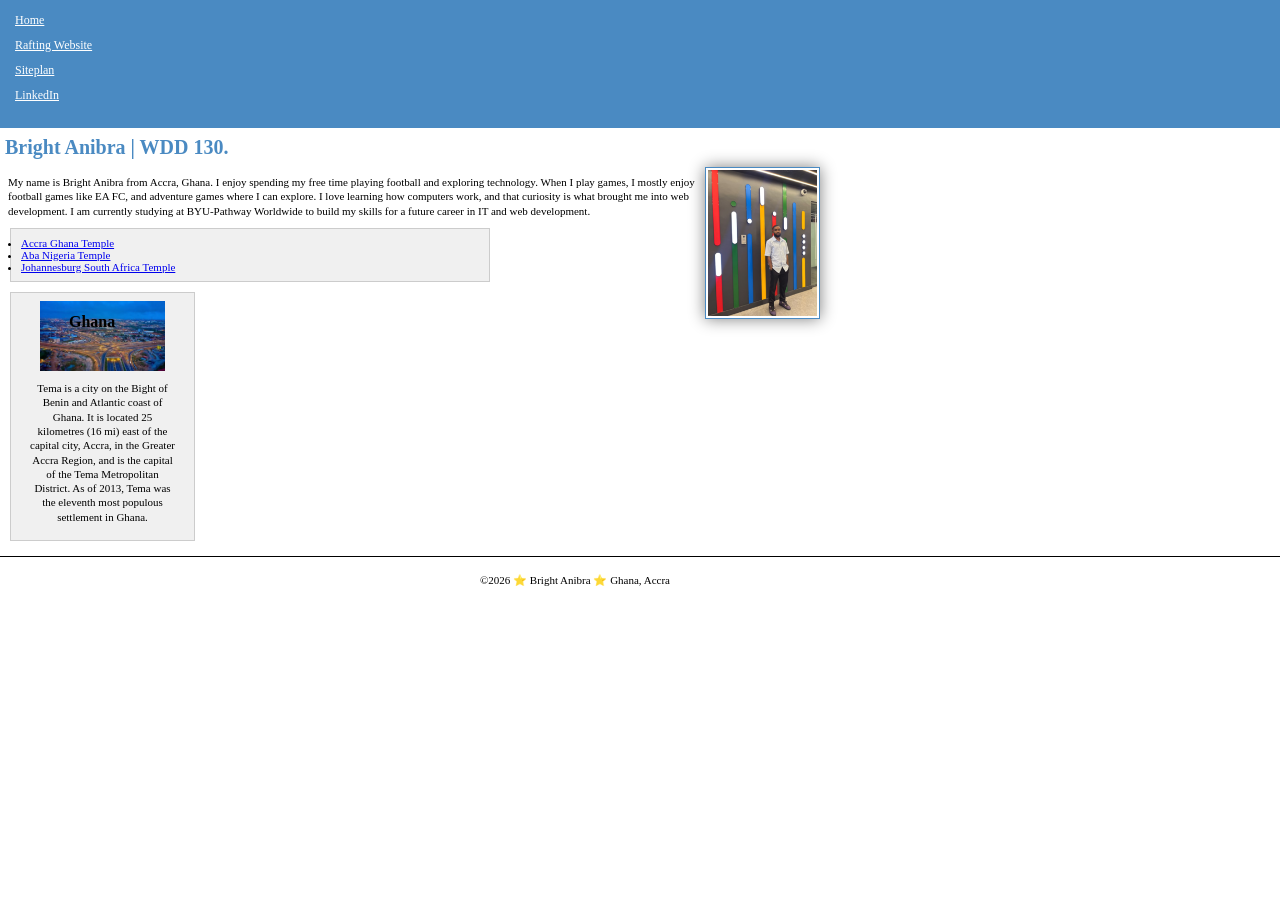
<file: index.html>
<!DOCTYPE html>
<html lang="en-US">

<head>
    <meta charset="UTF-8">
    <meta name="viewport" content="width=device-width, initial-scale=1.0">
    <title>Bright Anibra | WDD 130</title>
    <meta name="description" content="Bright Anibra WDD130 homepage">
    <meta name="author" content="Bright Anibra">
    <link rel="stylesheet" href="styles/styles.css">
</head>

<body>
    <header>
        <nav>
            <a href="index.html">Home</a>
            <a href="wwr/about.html">Rafting Website</a>
            <a href="#">Siteplan</a>
            <a href="#">LinkedIn</a>
        </nav>
    </header>
    <main>
        <h1>Bright Anibra | WDD 130.</h1>
        <img src="images/profile.png" alt="Hello, my name is Bright Anibra">
        <p>
            My name is Bright Anibra from Accra, Ghana. I enjoy spending my free time playing
            football
            and exploring technology. When I play games, I mostly enjoy football games like EA FC,
            and
            adventure
            games where I can explore. I love learning how computers work, and that curiosity is
            what
            brought me
            into web development. I am currently studying at BYU-Pathway Worldwide to build my
            skills for a
            future
            career in IT and web development.
        </p>
        <ul class="box">
            <li><a href="https://www.churchofjesuschrist.org/temples/details/philadelphia-pennsylvania-temple"
                  target="_blank">Accra Ghana Temple</a></li>
            <li><a href="https://www.churchofjesuschrist.org/temples/details/paris-france-temple"
                  target="_blank">Aba Nigeria Temple</a></li>
            <li><a href="https://www.churchofjesuschrist.org/temples/details/berlin-germany-temple"
                  target="_blank">Johannesburg South Africa Temple</a></li>
        </ul>
    </main>
    <aside class="box">
        <h2>Ghana</h2>
        <img src="images/tema.jpg" alt="Tema Ghana at night">
        <p>Tema is a city on the Bight of Benin and Atlantic coast of Ghana. It is located 25
            kilometres (16 mi) east of the capital city, Accra, in the Greater Accra Region, and is
            the capital of the Tema Metropolitan District. As of 2013, Tema was the eleventh most
            populous settlement in Ghana.</p>
    </aside>
    <footer>
        <p>©2026 ⭐ Bright Anibra ⭐ Ghana, Accra</p>
    </footer>
</body>

</html>
</file>
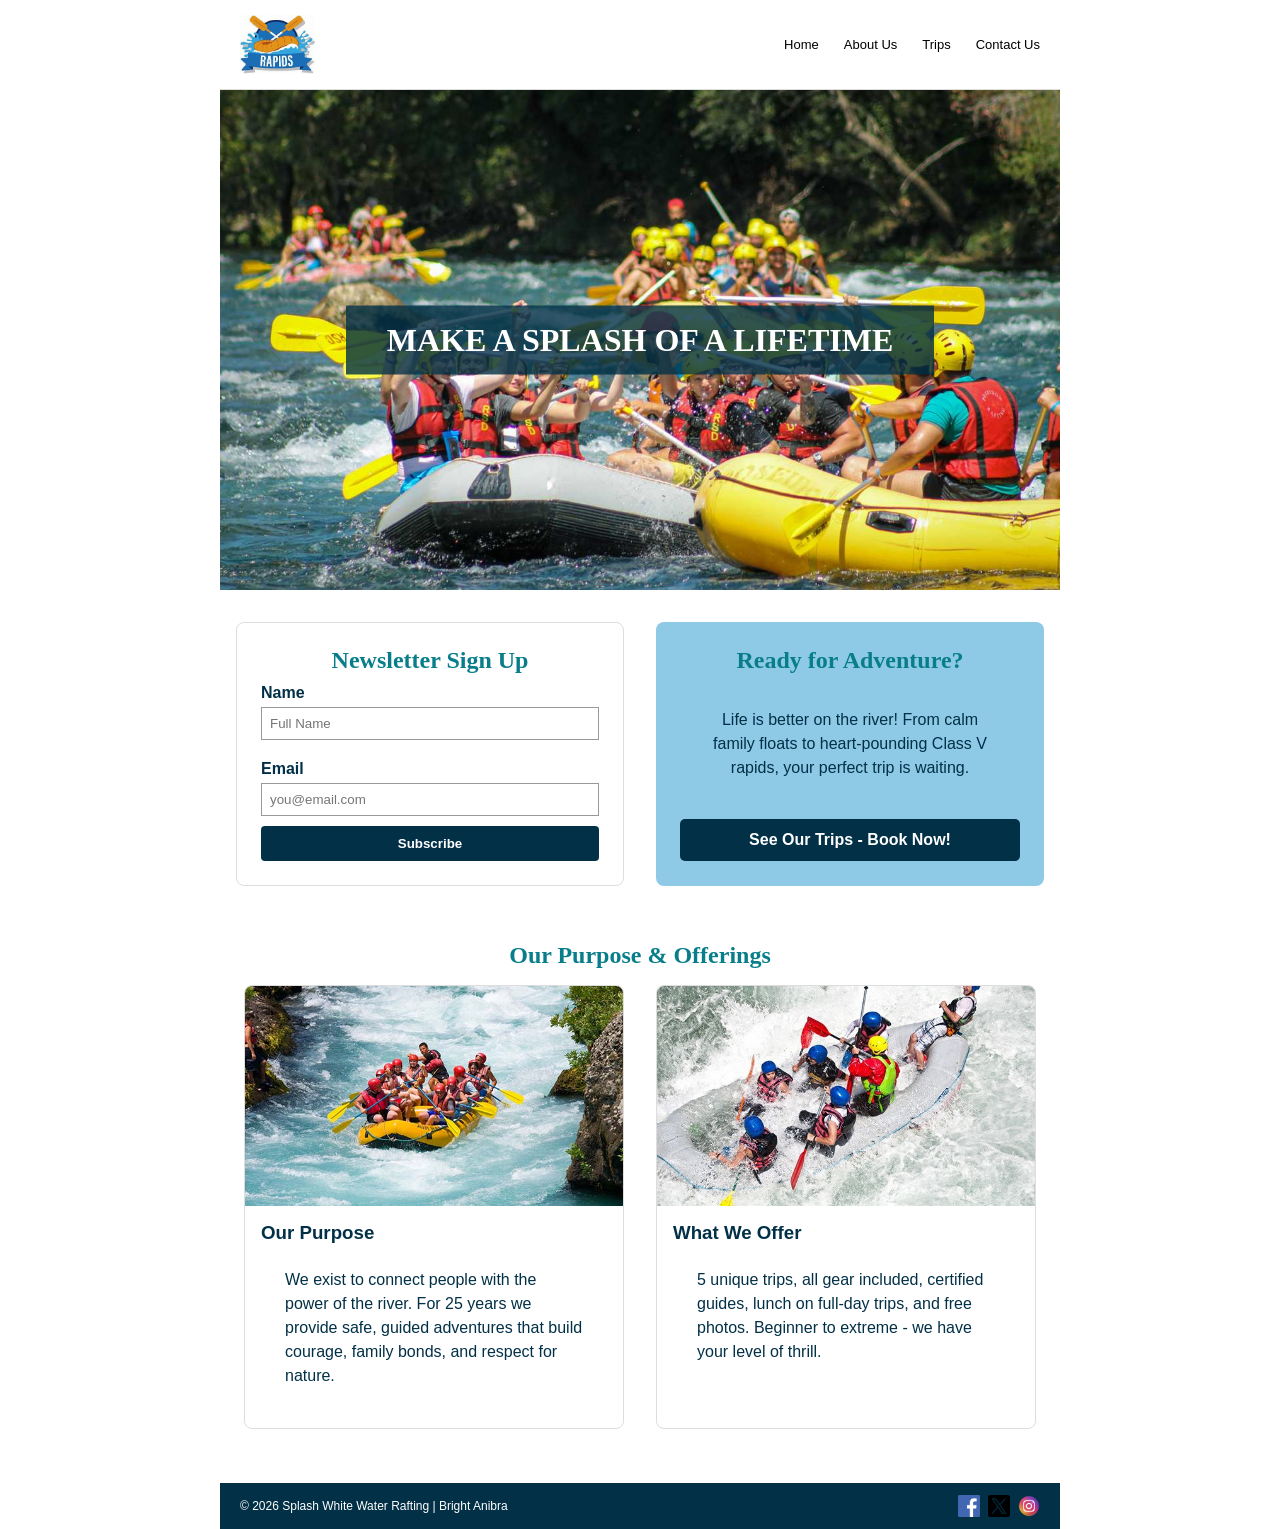
<file: wwr/index.html>
<!DOCTYPE html>
<html lang="en-US">

<head>
    <meta charset="UTF-8">
    <meta name="viewport" content="width=device-width, initial-scale=1.0">
    <title>Home | Splash White Water Rafting</title>
    <meta name="description"
      content="Splash White Water Rafting - Experience thrilling rapids, family adventures, and breathtaking canyons on the Colorado River. Book today!">
    <meta name="author" content="Bright Anibra">
    <link rel="stylesheet" href="styles/rafting.css">
</head>

<body>
    <header>
        <img src="images/logo.png" alt="Splash White Water Rafting Logo">
        <nav>
            <a href="index.html">Home</a>
            <a href="about.html">About Us</a>
            <a href="trips.html">Trips</a>
            <a href="contact.html">Contact Us</a>
        </nav>
    </header>

    <main>
        <!-- HERO with absolute heading -->
        <div class="home-hero">
            <img src="images/hero.jpg" alt="White water rafting adventure">
            <h1>MAKE A SPLASH OF A LIFETIME</h1>
        </div>

        <!-- GRID - Newsletter-->
        <div class="home-grid-top">
            <form class="home-newsletter">
                <h2>Newsletter Sign Up</h2>
                <label for="name">Name</label>
                <input type="text" id="name" name="name" placeholder="Full Name" required>
                <label for="email">Email</label>
                <input type="email" id="email" name="email" placeholder="you@email.com" required>
                <button type="submit">Subscribe</button>
            </form>
            <section class="home-cta">
                <h2>Ready for Adventure?</h2>
                <p>Life is better on the river! From calm family floats to heart-pounding Class V
                    rapids, your perfect trip is waiting.</p>
                <a href="trips.html">See Our Trips - Book Now!</a>
            </section>
        </div>

        <!-- GRID with 2 images + purpose/offerings -->
        <section class="home-offerings">
            <h2>Our Purpose & Offerings</h2>
            <div class="offer-grid">
                <figure>
                    <img src="images/rafting2.jpg" alt="Family enjoying rafting together">
                    <figcaption>
                        <h3>Our Purpose</h3>
                        <p>We exist to connect people with the power of the river. For 25 years we
                            provide safe, guided adventures that build courage, family bonds, and
                            respect for nature.</p>
                    </figcaption>
                </figure>
                <figure>
                    <img src="images/rafting4.jpg" alt="Extreme rafting offerings">
                    <figcaption>
                        <h3>What We Offer</h3>
                        <p>5 unique trips, all gear included, certified guides, lunch on full-day
                            trips, and free photos. Beginner to extreme - we have your level of
                            thrill.</p>
                    </figcaption>
                </figure>
            </div>
        </section>
    </main>

    <footer>
        <p>&copy; 2026 Splash White Water Rafting | Bright Anibra</p>
        <nav class="socialmedia">
            <a href="https://facebook.com"><img src="images/facebook.svg" alt="Facebook"></a>
            <a href="https://x.com"><img src="images/twitter.svg" alt="Twitter"></a>
            <a href="https://instagram.com"><img src="images/instagram.svg" alt="Instagram"></a>
        </nav>
    </footer>
</body>

</html>
</file>
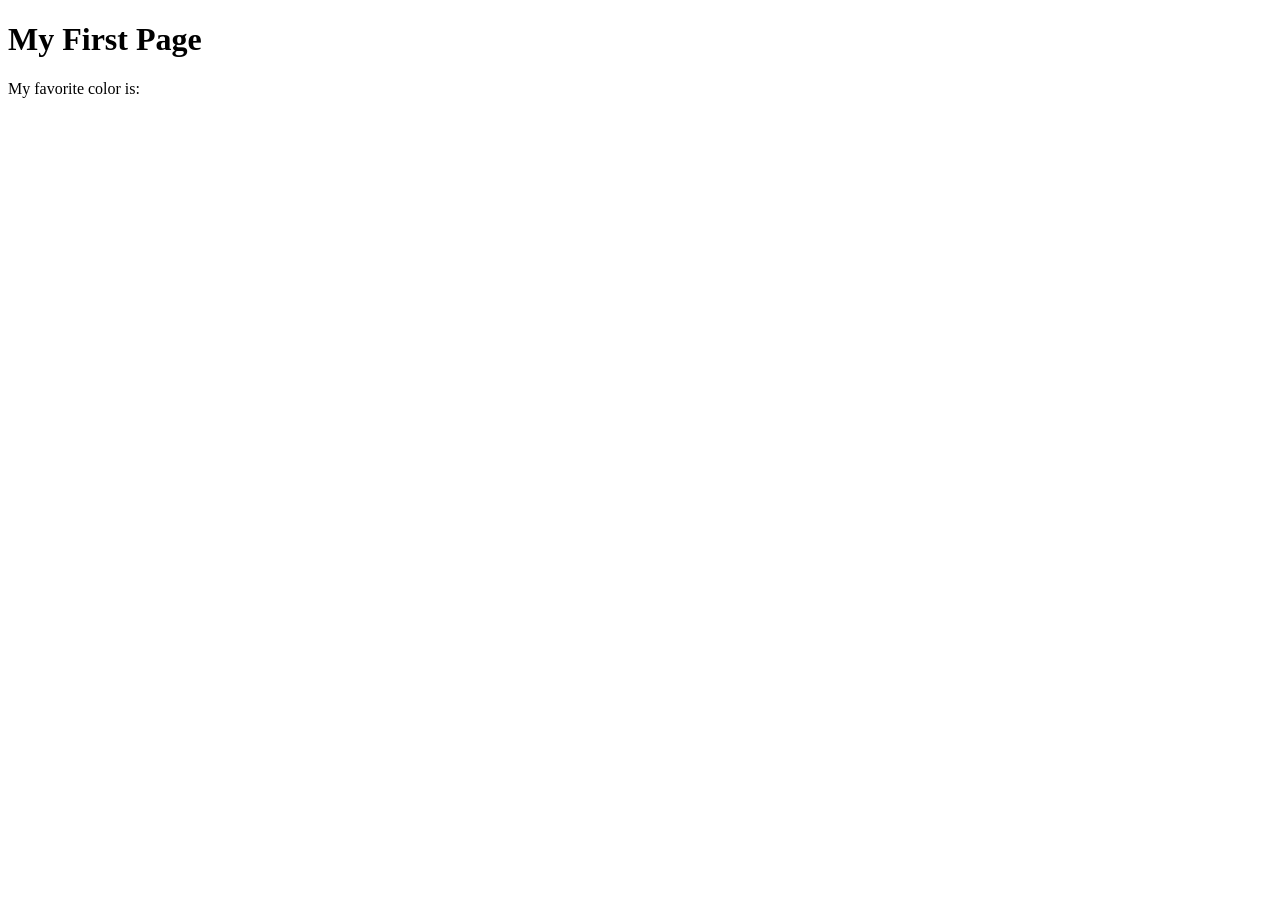
<file: week01/first-page.html>
<!DOCTYPE html>
<html lang="en">
<head>
    <meta charset="UTF-8">
    <meta name="viewport" content="width=device-width, initial-scale=1.0">
    <title>My First Page</title>
</head>
<body>
    <h1>My First Page</h1>
    <p>My favorite color is: </p>
</body>
</html>
</file>
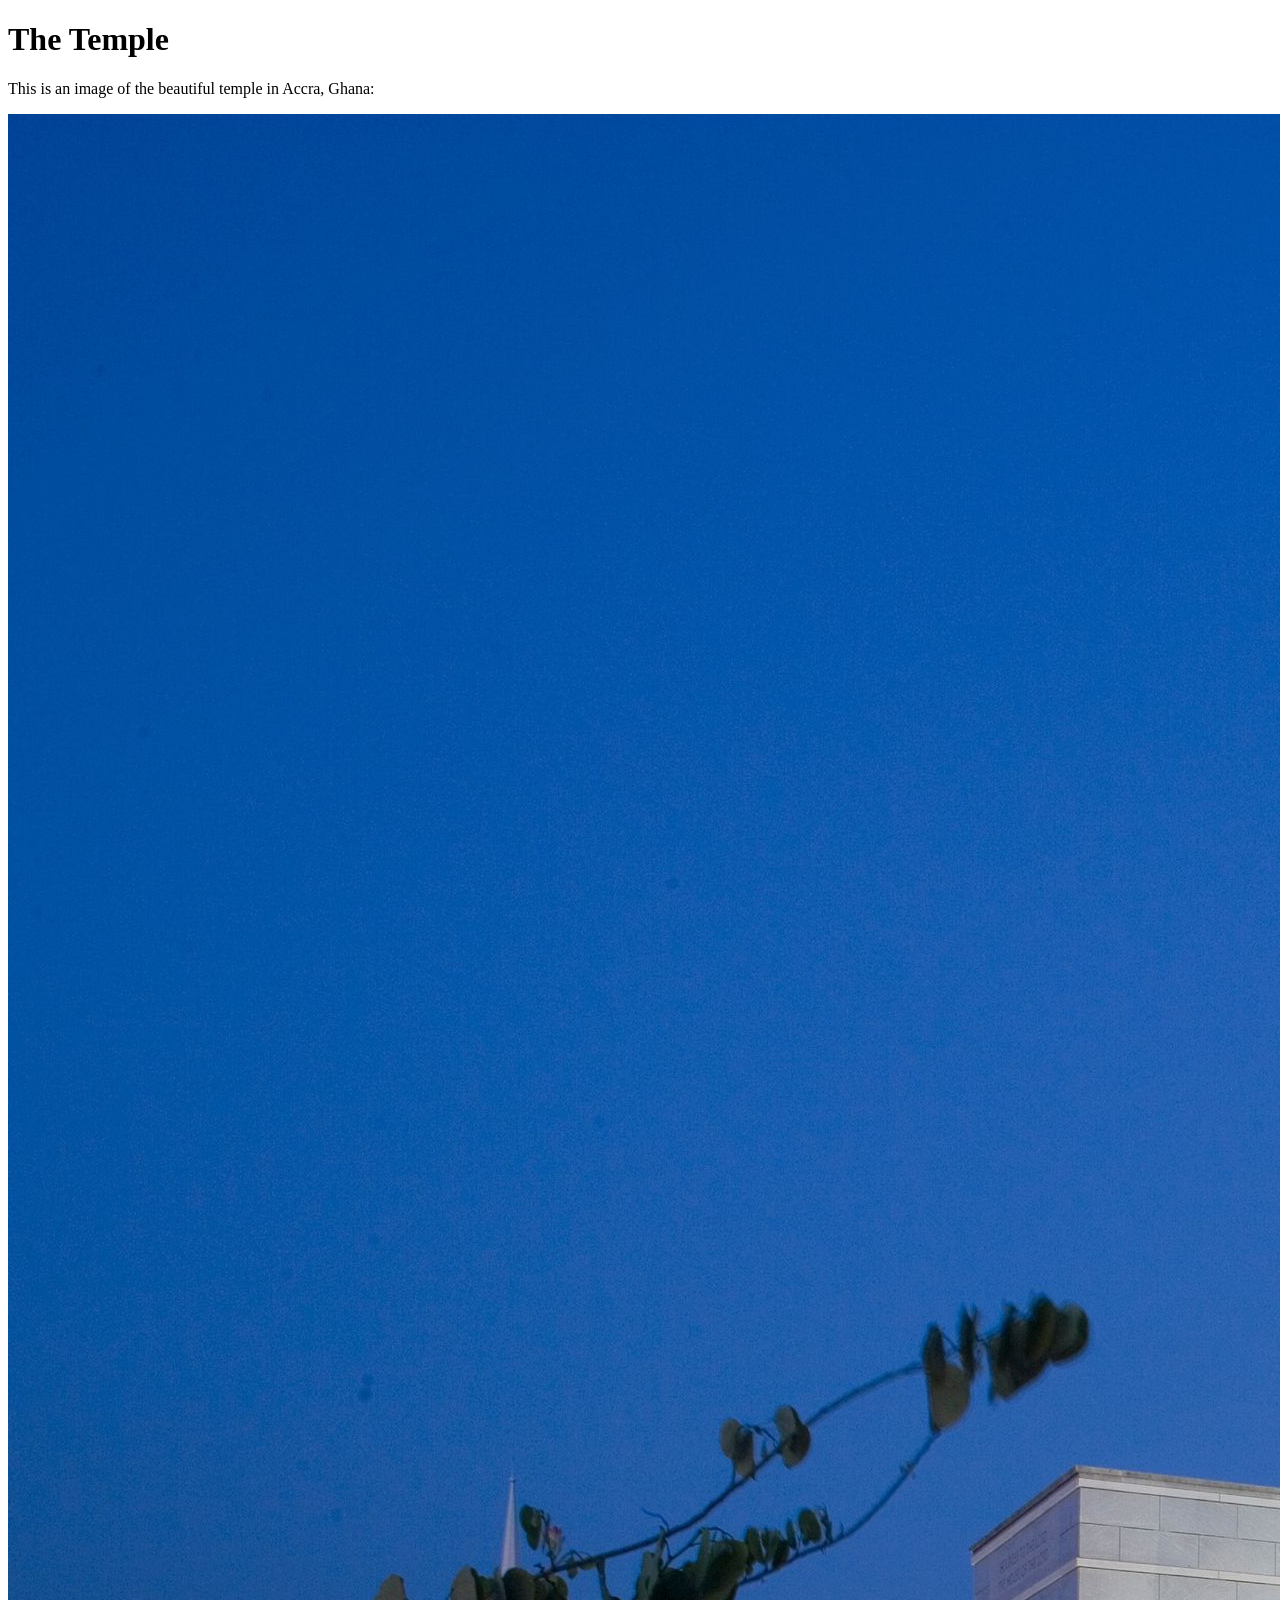
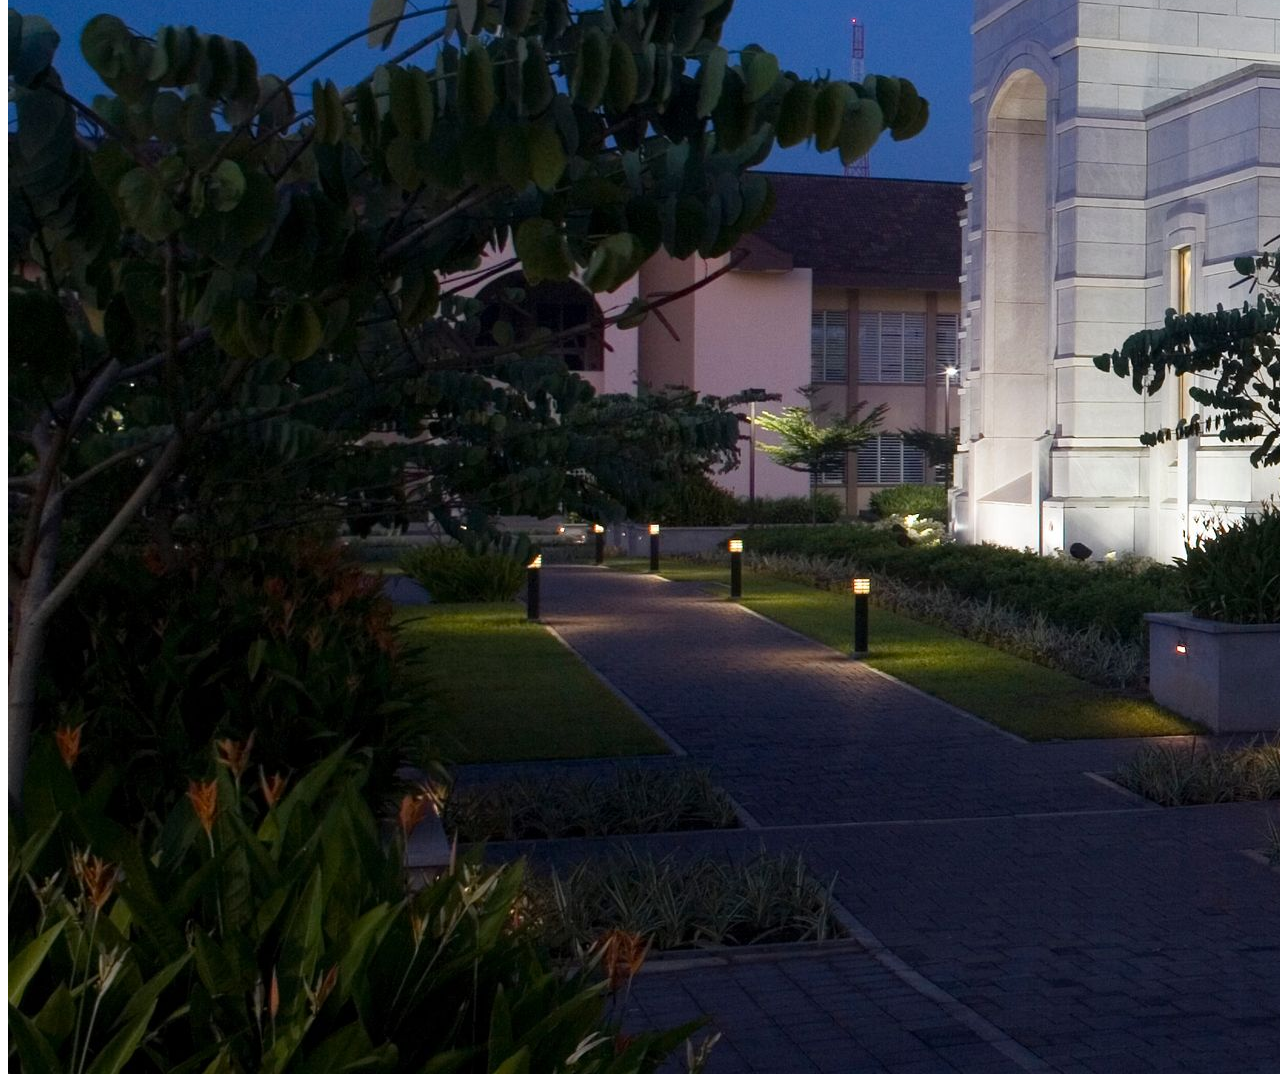
<file: week01/images.html>
<!DOCTYPE html>
<html lang="en">
<head>
    <meta charset="UTF-8">
    <meta name="viewport" content="width=device-width, initial-scale=1.0">
    <title>Temple Image</title>
</head>
<body>
    <h1>The Temple</h1>
    <p>This is an image of the beautiful temple in Accra, Ghana:</p>
    <img src="images/temple-large.jpeg" alt="The Accra Ghana Temple">
    
</body>
</html>
</file>
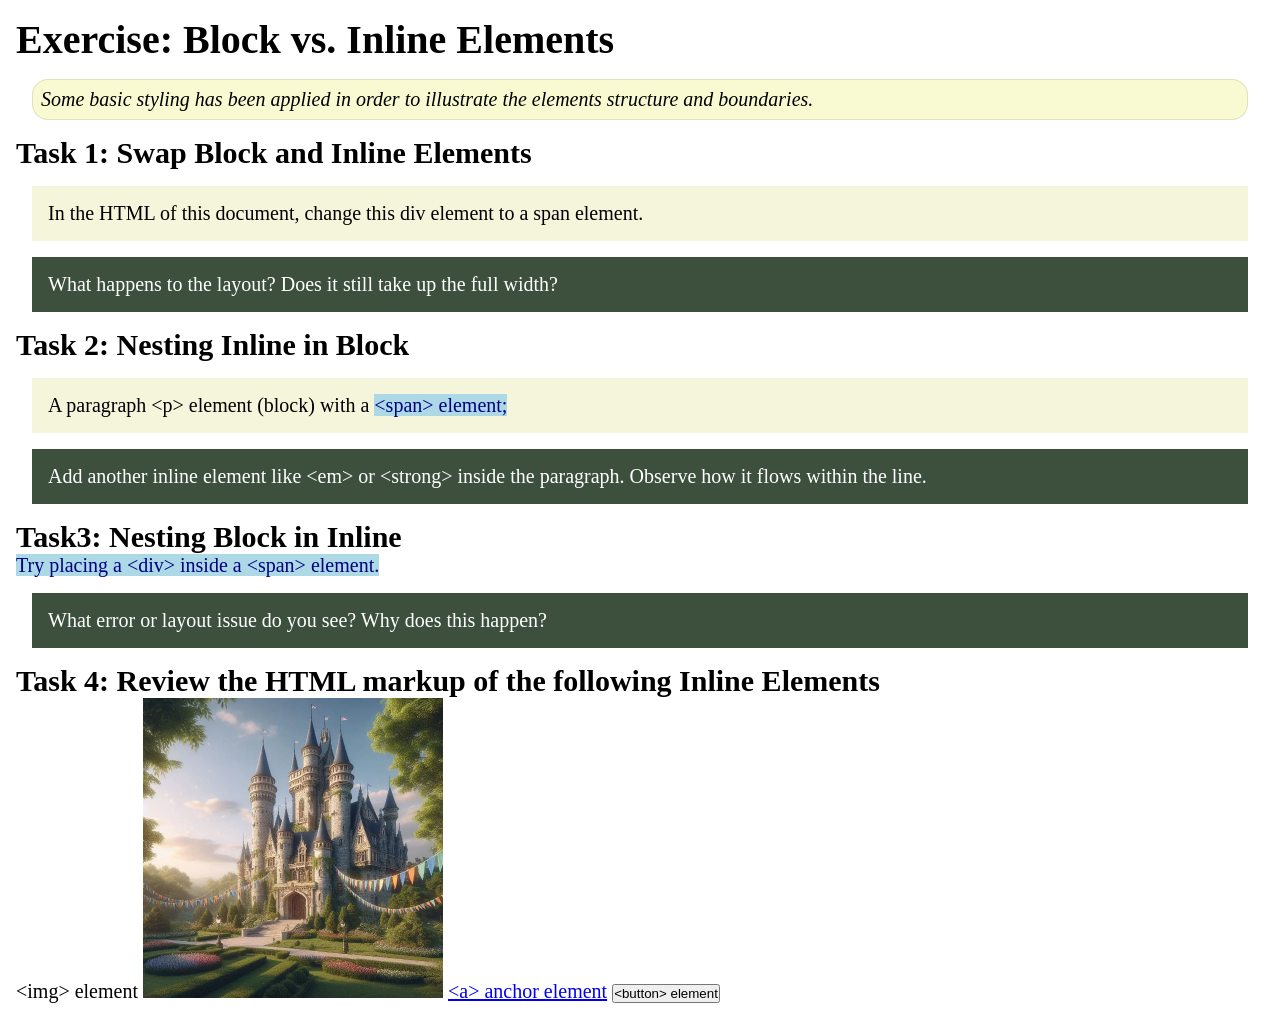
<file: week02/block-vs-inline.html>
<!DOCTYPE html>
<html lang="en">

<head>
    <meta charset="UTF-8">
    <meta name="viewport" content="width=device-width, initial-scale=1.0">
    <title>Exercise: Block vs. Inline Elements</title>
    <link rel="stylesheet" href="styles/block-vs-inline.css">
</head>

<body>
    <main>
        <h1>Exercise: Block vs. Inline Elements</h1>
        <p class="note">Some basic styling has been applied in order to illustrate the elements structure and
            boundaries.</p>

        <h2>Task 1: Swap Block and Inline Elements</h2>
        <div>In the HTML of this document, change this div element to a span element.</div>

        <p class="question">What happens to the layout? Does it still take up the full width?</p>

        <h2>Task 2: Nesting Inline in Block</h2>
        <p>A paragraph &lt;p&gt; element (block) with a <span>&lt;span&gt; element;</span></p>
        <p class="question">Add another inline element like &lt;em&gt; or &lt;strong&gt; inside the paragraph. Observe
            how it flows within the line.</p>

        <h2>Task3: Nesting Block in Inline</h2>
        <span>Try placing a &lt;div&gt; inside a &lt;span&gt; element.</span>
            <p class="question">What error or layout issue do you see? Why does this happen?</p>


            <h2>Task 4: Review the HTML markup of the following Inline Elements</h2>
        &lt;img&gt; element
        <img src="images/castle.webp" alt="placeholder image (images are inline)" width="300" height="300">
        <a href="https://churchofjesuschrist.org">&lt;a&gt; anchor element</a>
        <button type="button">&lt;button&gt; element</button>
    </main>
</body>

</html>
</file>
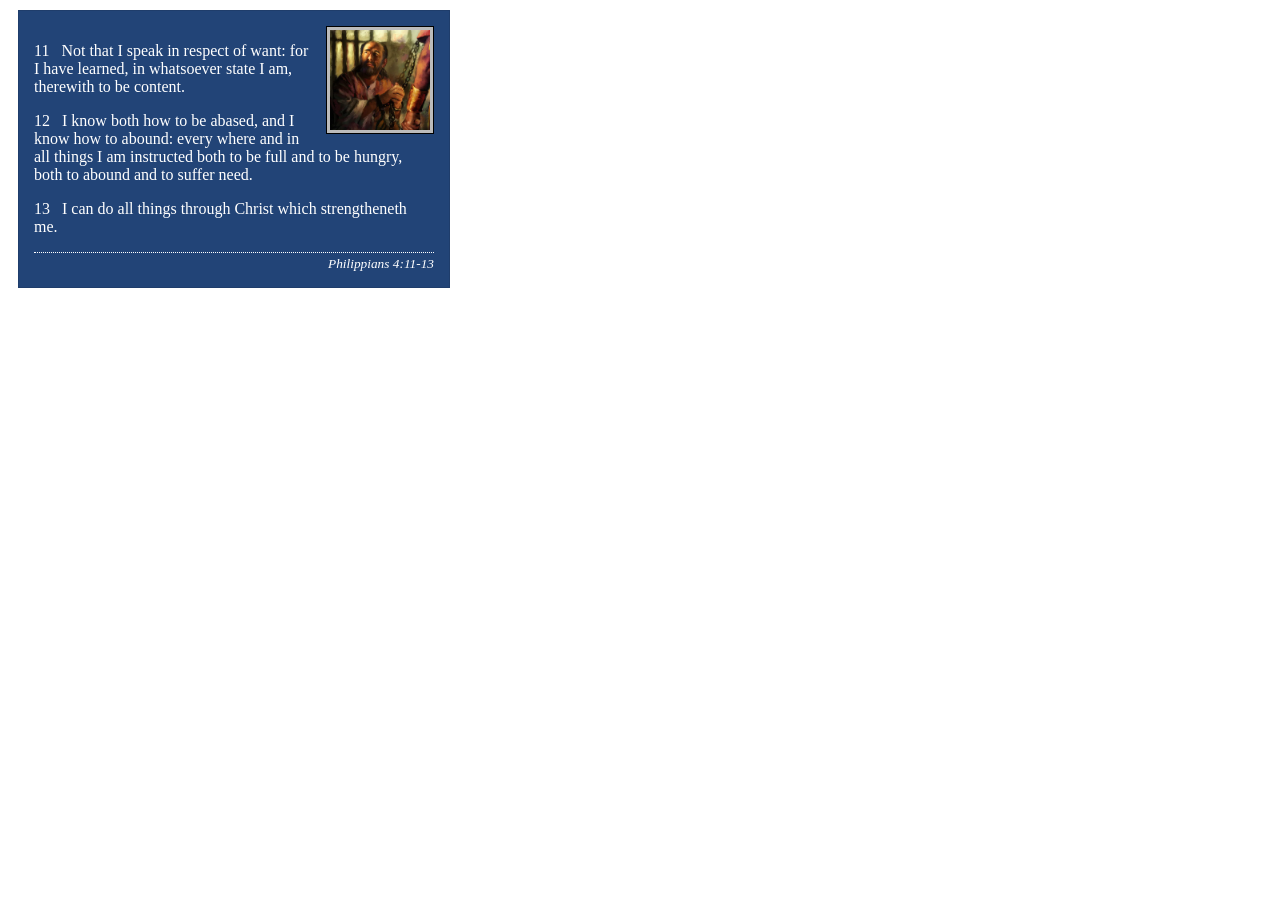
<file: week02/box-model-solution.html>
<!DOCTYPE html>
<html lang="en">
<head>
    <meta charset="UTF-8">
    <meta name="viewport" content="width=device-width, initial-scale=1.0">
    <title>Box Model Activity</title>
    <link rel="stylesheet" href="styles/box-model-solution.css">
</head>
<body>
    <main>
        <div class="callout">
            <img src="images/apostle-paul-imprisoned.webp" alt="Paul the Apostle - Imprisoned in Rome" width="200" height="200">
            <blockquote>
                <p>11 &nbsp; Not that I speak in respect of want: for I have learned, in whatsoever state I am, therewith to be content.</p>
                <p>12 &nbsp; I know both how to be abased, and I know how to abound: every where and in all things I am instructed both to be full and to be hungry, both to abound and to suffer need.</p>
                <p>13 &nbsp; I can do all things through Christ which strengtheneth me.</p>
            </blockquote>
            <cite>Philippians 4:11-13</cite>
        </div>
    </main>
</body>
</html>
</file>
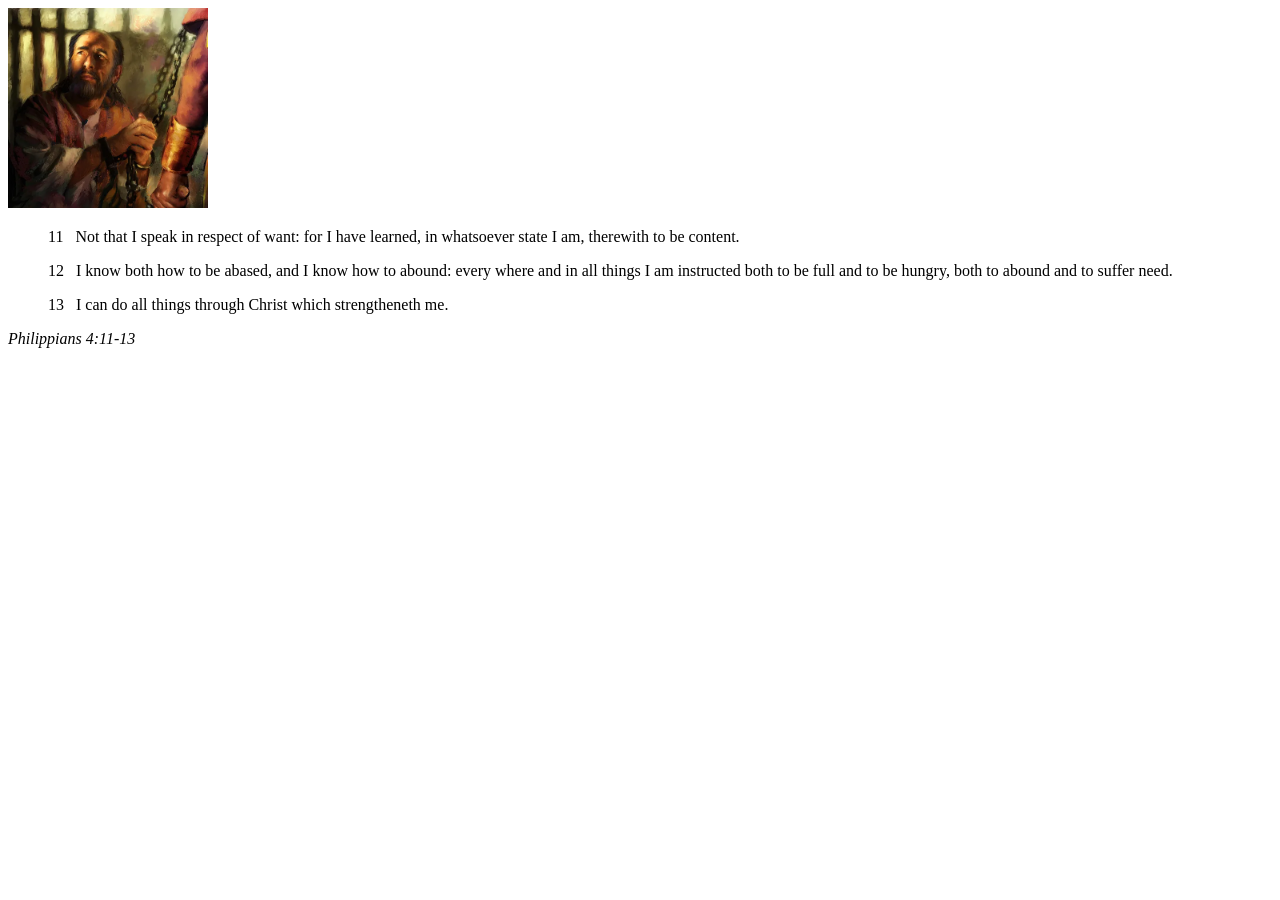
<file: week02/box-model.html>
<!DOCTYPE html>
<html lang="en">
<head>
    <meta charset="UTF-8">
    <meta name="viewport" content="width=device-width, initial-scale=1.0">
    <title>Box Model Activity</title>
</head>
<body>
    <main>
        <div class="callout">
            <img src="images/apostle-paul-imprisoned.webp" alt="Paul the Apostle - Imprisoned in Rome" width="200" height="200">
            <blockquote>
                <p>11 &nbsp; Not that I speak in respect of want: for I have learned, in whatsoever state I am, therewith to be content.</p>
                <p>12 &nbsp; I know both how to be abased, and I know how to abound: every where and in all things I am instructed both to be full and to be hungry, both to abound and to suffer need.</p>
                <p>13 &nbsp; I can do all things through Christ which strengtheneth me.</p>
            </blockquote>
            <cite>Philippians 4:11-13</cite>
        </div>
    </main>
</body>
</html>
</file>
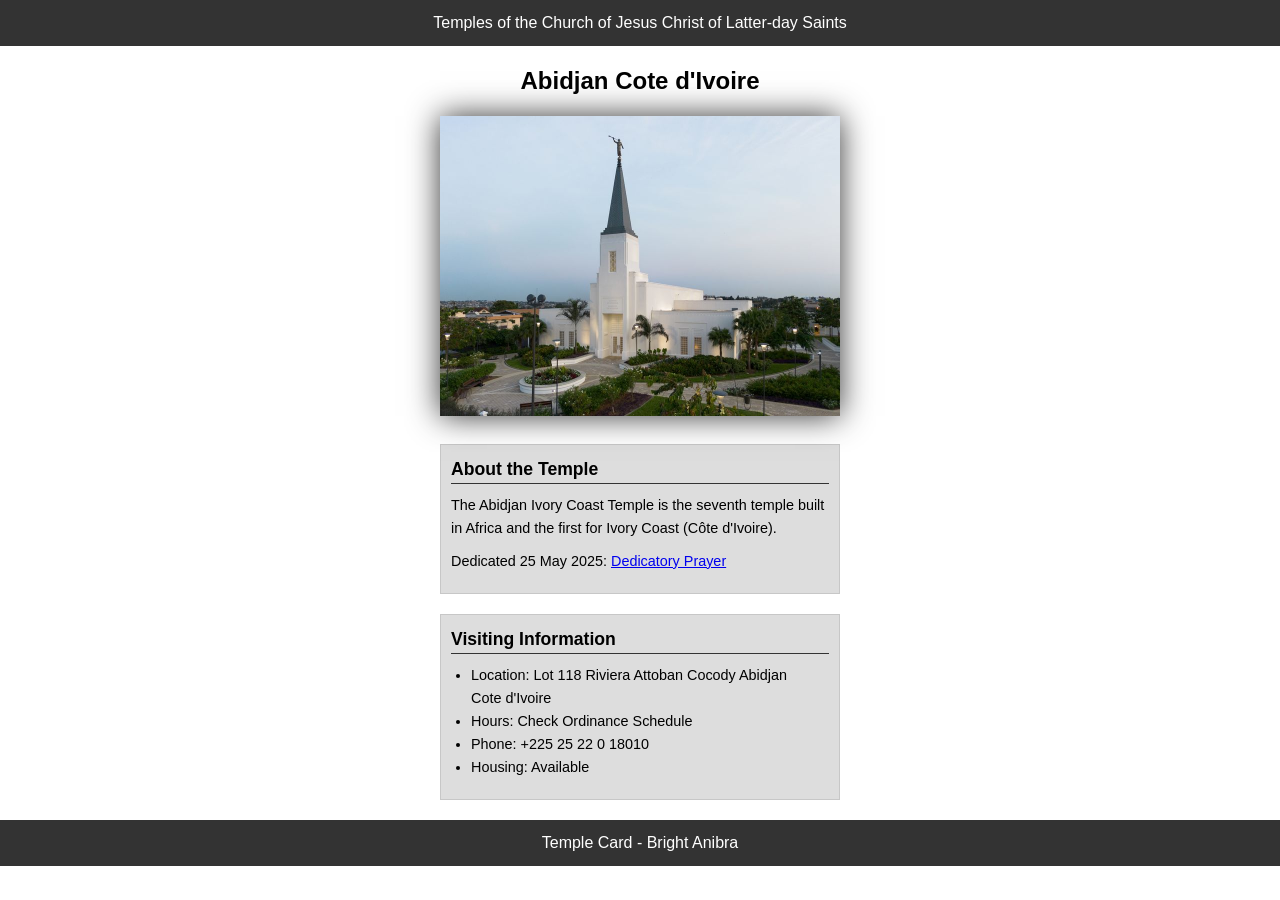
<file: week02/temple.html>
<!DOCTYPE html>
<html lang="en">

<head>
    <meta charset="UTF-8">
    <meta name="viewport" content="width=device-width, initial-scale=1.0">
    <title>Temple Card - Abidjan Cote d'Ivoire</title>
</head>
<link rel="stylesheet" href="styles/temple.css">

<body>
    <header>
        <p>Temples of the Church of Jesus Christ of Latter-day Saints</p>
    </header>
    <main>
        <h1>Abidjan Cote d'Ivoire</h1>
        <picture>
            <img src="images/abidjan-ivory-coast.jpeg" alt="Abidjan Cote d'Ivoire Temple">
        </picture>
        <section>
            <h2>About the Temple</h2>
            <p>The Abidjan Ivory Coast Temple is the seventh temple built in Africa and the first
                for Ivory Coast (Côte
                d'Ivoire).</p>
            <p>Dedicated 25 May 2025: <a
                  href="https://www.churchofjesuschrist.org/temples/dedicatory-prayer/abidjan-ivory-coast-temple/2025-05-25?lang=eng"
                  target="_blank" rel="noopener noreferrer">Dedicatory Prayer</a></p>
        </section>
        <section>
            <h2>Visiting Information</h2>
            <ul>
                <li>Location: Lot 118 Riviera Attoban Cocody Abidjan Cote d'Ivoire</li>
                <li>Hours: Check Ordinance Schedule</li>
                <li>Phone: +225 25 22 0 18010</li>
                <li>Housing: Available</li>
            </ul>
        </section>
    </main>
    <footer>
        <p>Temple Card - Bright Anibra</p>
    </footer>
</body>

</html>
</file>
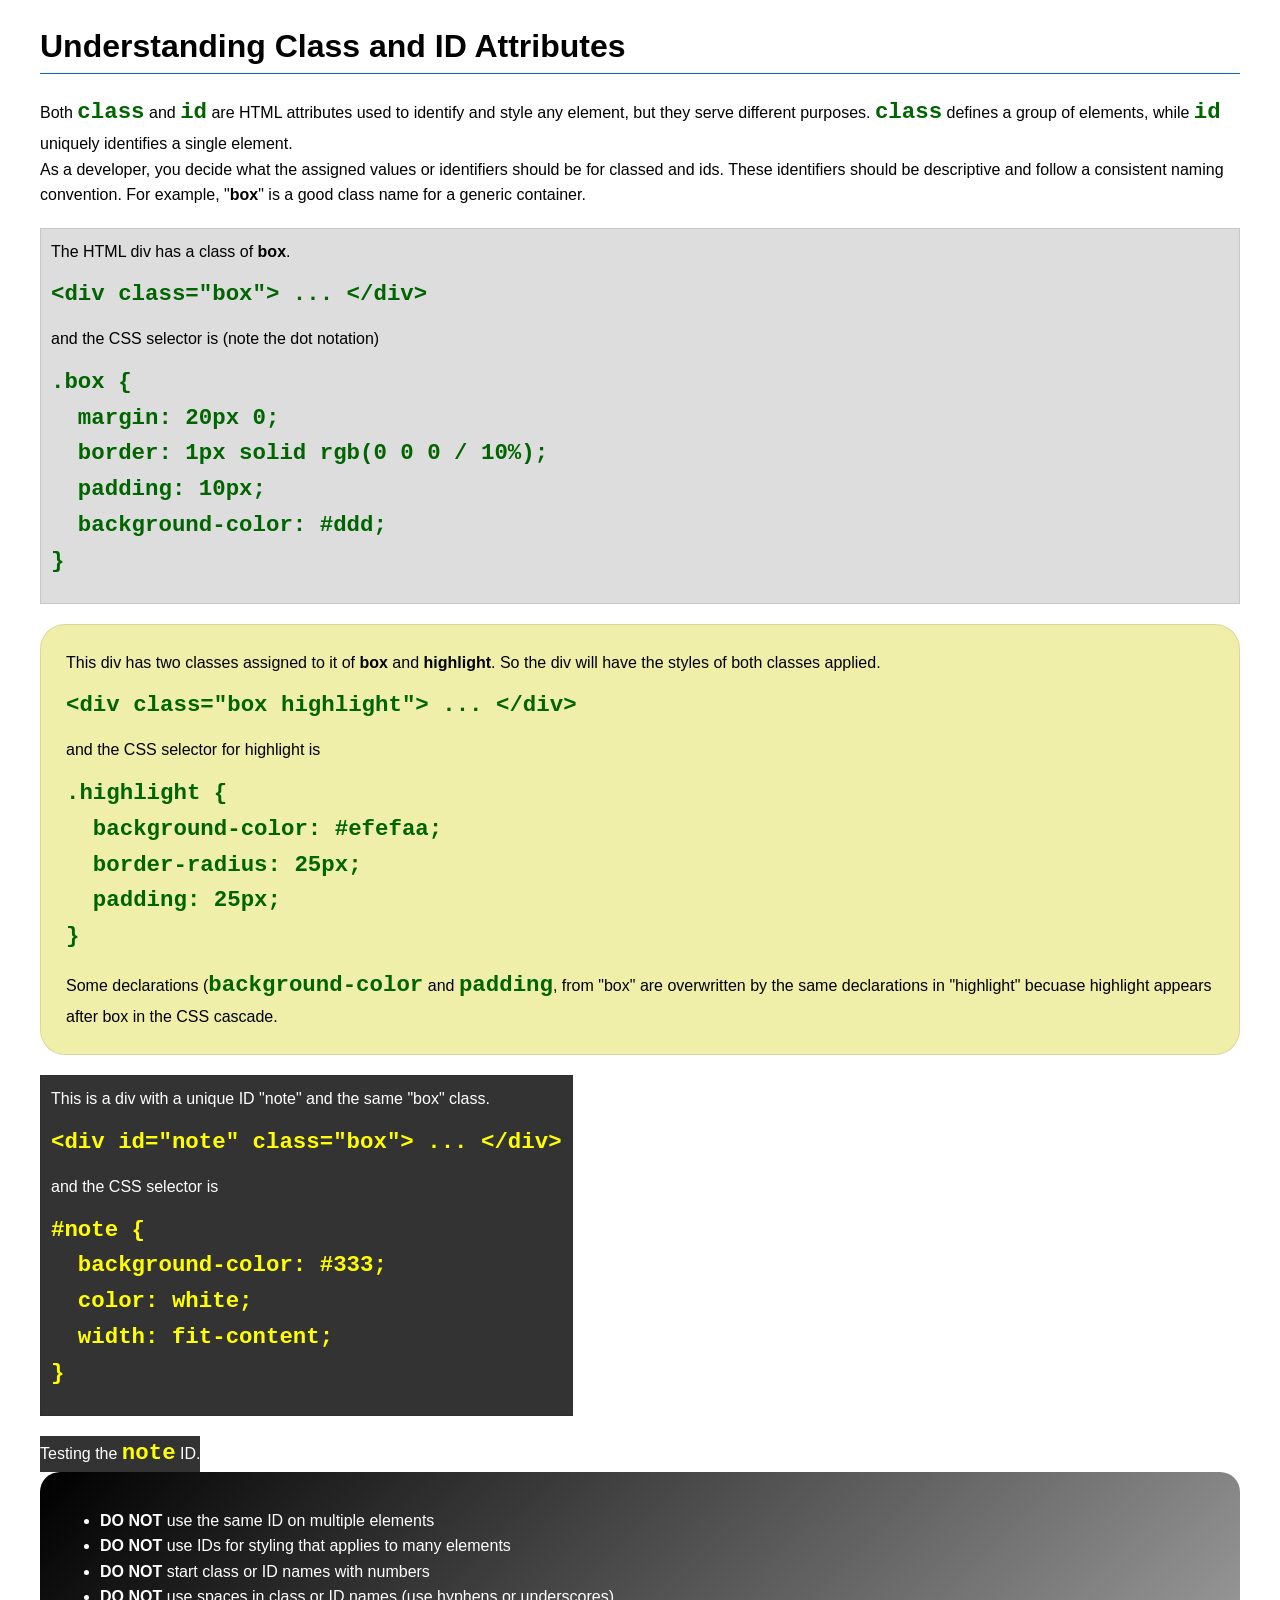
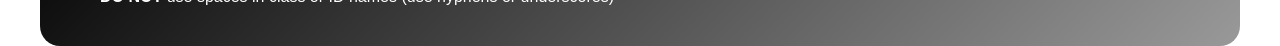
<file: week03/class-and-id.html>
<!DOCTYPE html>
<html lang="en">

<head>
    <meta charset="UTF-8">
    <meta name="viewport" content="width=device-width, initial-scale=1.0">
    <title>Class vs ID Attributes</title>
    <link rel="stylesheet" href="styles/class-and-id.css">
</head>

<body>
    <h1>Understanding Class and ID Attributes</h1>
    <p>Both <code>class</code> and <code>id</code> are HTML attributes used to identify and style any element, but they
        serve different purposes. <code>class</code> defines a group of elements, while <code>id</code> uniquely
        identifies a single element.</p>
    <p>As a developer, you decide what the assigned values or identifiers should be for classed and ids. These
        identifiers should be
        descriptive and follow a consistent naming convention. For example, "<strong>box</strong>" is a good class name
        for a generic container.</p>
    <div class="box">
        <p>The HTML div has a class of <strong>box</strong>.</p>
        <pre><code class="html">&lt;div class="box"&gt; ... &lt;/div&gt;</code></pre>
        and the CSS selector is (note the dot notation)
        <pre><code class="css">.box {
  margin: 20px 0;
  border: 1px solid rgb(0 0 0 / 10%);
  padding: 10px;
  background-color: #ddd; 
}</code></pre>
    </div>

    <div class="box highlight">
        <p>This div has two classes assigned to it of <strong>box</strong> and <strong>highlight</strong>. So the div
            will have the styles of both classes applied.</p>
        <pre><code class="html">&lt;div class="box highlight"&gt; ... &lt;/div&gt;</code></pre>
        and the CSS selector for highlight is
        <pre><code class="css">.highlight {
  background-color: #efefaa;
  border-radius: 25px;
  padding: 25px;
}</code></pre>
<p>Some declarations (<code>background-color</code> and <code>padding</code>, from "box" are overwritten by the same declarations in "highlight" becuase highlight appears after box in the CSS cascade.</p>
    </div>

    <div id="note" class="box">
        <p>This is a div with a unique ID "note" and the same "box" class.</p>
        <pre><code class="html">&lt;div id="note" class="box"&gt; ... &lt;/div&gt;</code></pre>
        and the CSS selector is
        <pre><code class="css">#note {
  background-color: #333;
  color: white;
  width: fit-content;
}</code></pre>
    </div>

    <div id="note">
        <p>Testing the <code>note</code> ID.</p>
    </div>

    <section id="best-practice">
        <ul>
            <li><strong>DO NOT</strong> use the same ID on multiple elements</li>
            <li><strong>DO NOT</strong> use IDs for styling that applies to many elements</li>
            <li><strong>DO NOT</strong> start class or ID names with numbers</li>
            <li><strong>DO NOT</strong> use spaces in class or ID names (use hyphens or underscores)</li>
        </ul>
    </section>




</body>

</html>
</file>
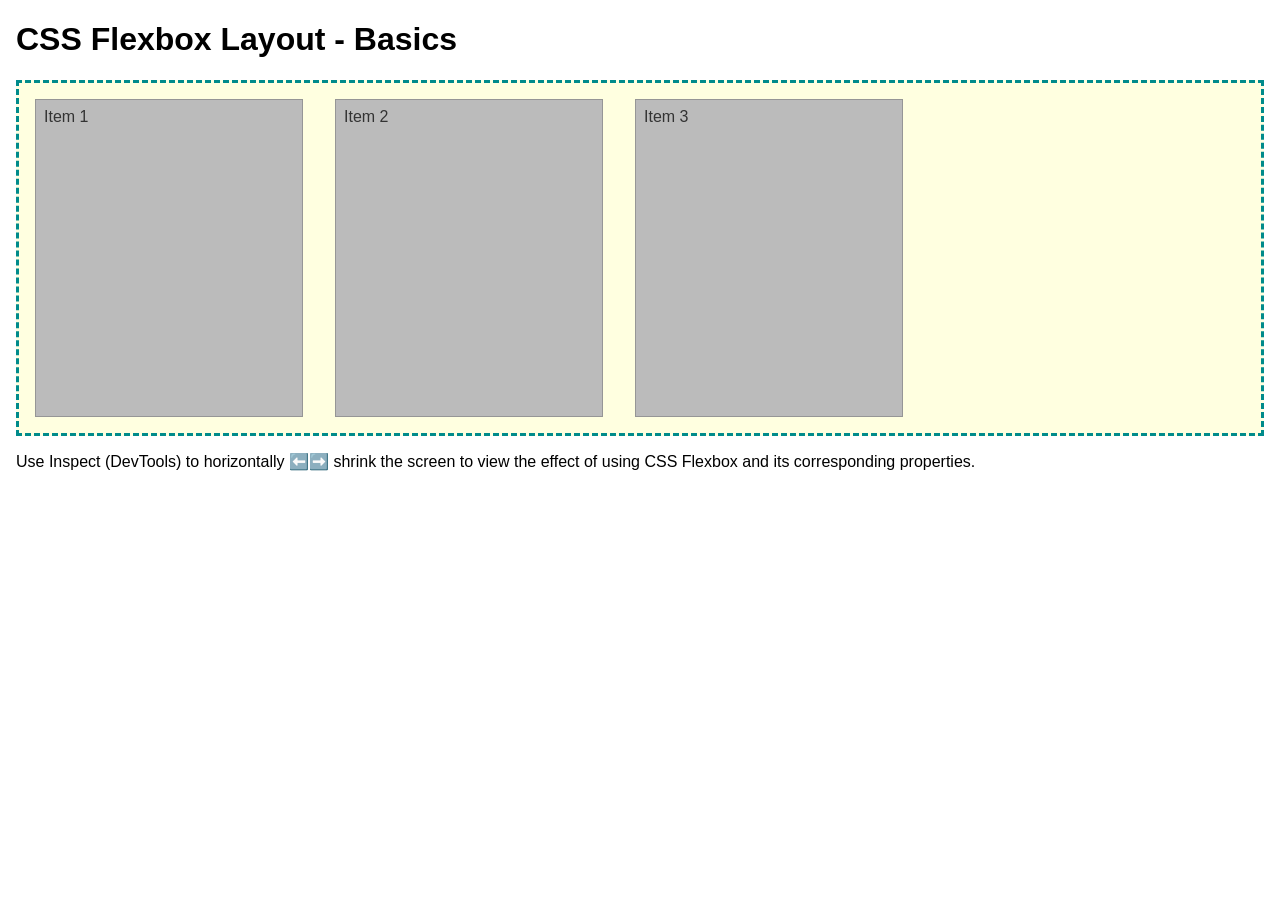
<file: week04/flexbox-layout.html>
<!DOCTYPE html>
<html lang="en">
<head>
    <meta charset="UTF-8">
    <meta name="viewport" content="width=device-width, initial-scale=1.0">
    <title>CSS Flexbox Layout - Basics</title>
    <link rel="stylesheet" href="styles/flexbox.css">
</head>
<body>
    <main>
        <h1>CSS Flexbox Layout - Basics</h1>
        <div class="flex-container">
            <div class="flex-item item1">Item 1</div>
            <div class="flex-item item2">Item 2</div>
            <div class="flex-item item3">Item 3</div>
        </div>
        <p>Use Inspect (DevTools) to horizontally ⬅️➡️ shrink the screen to view the effect of using CSS Flexbox and its corresponding properties.</p>
    </main>
</body>
</html>
</file>
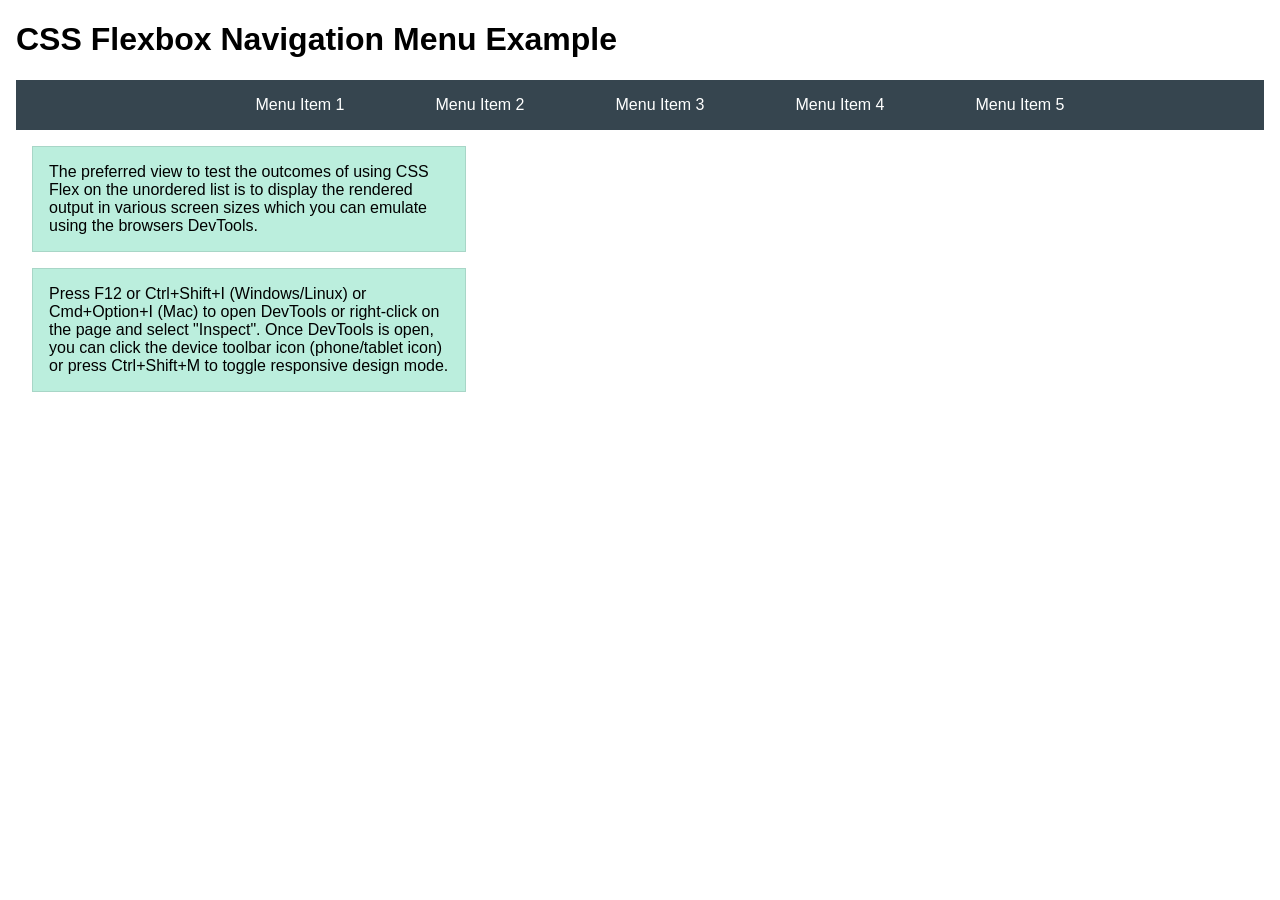
<file: week04/flexbox-menu.html>
<!DOCTYPE html>
<html lang="en">
<head>
    <meta charset="UTF-8">
    <meta name="viewport" content="width=device-width, initial-scale=1.0">
    <title>CSS Flexbox - Navigation Menu</title>
    <link rel="stylesheet" href="styles/flexbox-menu.css">
</head>
<body>
    <main>
        <h1>CSS Flexbox Navigation Menu Example</h1>
        <nav>
            <ul>
                <li><a href="#">Menu Item 1</a></li>
                <li><a href="#">Menu Item 2</a></li>
                <li><a href="#">Menu Item 3</a></li>
                <li><a href="#">Menu Item 4</a></li>
                <li><a href="#">Menu Item 5</a></li>
            </ul>
        </nav>
        <p>The preferred view to test the outcomes of using CSS Flex on the unordered list is to display the rendered output in various screen sizes which you can emulate using the browsers DevTools.</p>

        <p>Press F12 or Ctrl+Shift+I (Windows/Linux) or Cmd+Option+I (Mac) to open DevTools or right-click on the page and select "Inspect". Once DevTools is open, you can click the device toolbar icon (phone/tablet icon) or press Ctrl+Shift+M to toggle responsive design mode.</p>

                      
        
    </main>
</body>
</html>
</file>
<file: styles/styles.css>
* {
    margin: 0;
    padding: 0;
    box-sizing: border-box;
}

nav {
    background-color: #4a8ac2;
    padding: 8px 10px 20px 10px;
}

nav a {
    color: white;
    display: block;
    padding: 5px;
    font-size: 12px;
}

main {
    max-width: 840px;
}

h1 {
    color: #4a8ac2;
    font-size: 20px;
    padding: 8px 5px;
}

main img {
    width: 115px;
    height: auto;
    border: 1px solid #4a8ac2;
    padding: 2px;
    box-shadow: 0 0 15px gray;
    float: right;
    margin: 0 20px 0 10px;
}

p {
    margin: 8px;
    font-size: 11px;
    line-height: 1.3;
}

.box {
    margin: 10px;
    border: 1px solid rgba(0, 0, 0, 0.15);
    padding: 8px 10px;
    background-color: #f0f0f0;
    color: #000;
    font-size: 11px;
}

ul.box {
    width: 480px;
}

aside {
    width: 185px;
    text-align: center;
    position: relative;
}

aside img {
    width: 125px;
    height: auto;
}

aside h2 {
    position: absolute;
    top: 20px;
    left: 58px;
    color: black;
    font-size: 16px;
}

footer {
    margin-top: 15px;
    border-top: 1px solid black;
    text-align: right;
    padding: 8px 130px 20px 0;
    font-size: 11px;
    text-align: center;
}
</file>
<file: wwr/styles/rafting.css>
:root {
    --primary-color: #087e8b;
    --secondary-color: #ffb703;
    --accent1-color: #023047;
    --accent2-color: #8ecae6;
    --heading-font: Georgia, "Times New Roman", serif;
    --body-font: Arial, Helvetica, sans-serif;
}

* {
    margin: 0;
    padding: 0;
    box-sizing: border-box;
}

body {
    font-family: var(--body-font);
    color: var(--accent1-color);
}

header,
main,
footer {
    width: 840px;
    margin: 0 auto;
}

/* HEADER - COMMON */
header {
    display: grid;
    grid-template-columns: 120px 1fr;
    align-items: center;
    background-color: #ffffff;
    padding: 15px 20px;
    border-bottom: 1px solid #ddd;
}

header > img {
    width: 75px;
    height: auto;
}

header nav {
    display: flex;
    justify-content: flex-end;
    align-items: center;
    gap: 25px;
}

nav a {
    color: #000;
    text-decoration: none;
    font-size: 13px;
    font-weight: 400;
}

nav a:hover {
    color: var(--primary-color);
    text-decoration: underline;
}

h1,
h2 {
    font-family: var(--heading-font);
    color: var(--primary-color);
}

h2 {
    margin-bottom: 10px;
    text-align: center;
}

p {
    margin: 16px;
    padding: 8px;
    line-height: 1.5;
}

/* ABOUT PAGE */
.hero {
    position: relative;
    margin-top: 20px;
}

.hero > img {
    display: block;
    width: 100%;
    height: auto;
}

.hero h1 {
    position: absolute;
    top: 20px;
    left: 0;
    width: 100%;
    padding: 16px;
    text-align: center;
    background-color: rgba(2, 48, 71, 0.8);
    color: white;
}

.hero article {
    position: absolute;
    left: 30px;
    right: 30px;
    bottom: 30px;
    background-color: rgba(2, 48, 71, 0.8);
    color: white;
    padding: 15px;
}

.hero article p {
    color: white;
    margin: 0;
}

.hero article img {
    float: right;
    width: 125px;
    margin: 0 0 10px 15px;
    border: 3px solid white;
}

.history-content {
    display: grid;
    grid-template-columns: 1fr 200px 1fr;
    gap: 20px;
    align-items: center;
    padding: 1rem;
}

.history-content img {
    width: 100%;
    height: auto;
}

.adventure-gallery {
    display: grid;
    grid-template-columns: repeat(5, 1fr);
    gap: 15px;
    padding: 1rem;
}

.adventure-gallery figure {
    margin: 0;
}

.adventure-gallery img {
    width: 100%;
    height: auto;
    display: block;
}

.adventure-gallery figcaption {
    text-align: center;
    padding: 8px 0;
    font-weight: bold;
    font-size: 0.85rem;
}

/* CONTACT PAGE */
.company-info {
    text-align: center;
    padding: 1.5rem;
}

.contact-grid {
    display: grid;
    grid-template-columns: 1fr 1fr;
    gap: 2rem;
    padding: 1rem;
}

.map iframe {
    width: 100%;
    height: 100%;
    min-height: 350px;
    border: 0;
    background: #e5e5e5;
}

.contact-form input[type="text"],
.contact-form input[type="email"],
.contact-form textarea {
    width: 100%;
    padding: 0.5rem;
    margin-bottom: 0.8rem;
    border: 1px solid #000;
    border-radius: 5px;
}

.contact-form fieldset {
    border: none;
    display: flex;
    flex-direction: column;
    gap: 0.3rem;
    margin-bottom: 0.8rem;
}

.contact-form textarea {
    height: 80px;
}

.contact-form .newsletter {
    font-size: 0.8rem;
    display: flex;
    gap: 0.3rem;
    align-items: center;
    margin: 0.5rem 0;
}

.contact-form button {
    padding: 9px;
    width: 100%;
    border: none;
    border-radius: 4px;
    cursor: pointer;
    font-weight: bold;
    background-color: var(--accent1-color);
    color: #fff;
}

.employees {
    border-top: 1px solid #000;
    border-bottom: 1px solid #000;
    padding: 1.5rem;
    margin-top: 1rem;
}

.employee-profiles {
    display: grid;
    grid-template-columns: repeat(3, 1fr);
    gap: 1rem;
    text-align: center;
}

.employee-profiles img {
    width: 100%;
    height: 120px;
    object-fit: cover;
}

.employee-profiles figcaption {
    font-size: 0.7rem;
    margin-top: 0.4rem;
}

/* HOME PAGE */
.home-hero {
    position: relative;
}

.home-hero img {
    width: 100%;
    height: 500px;
    object-fit: cover;
    display: block;
}

.home-hero h1 {
    position: absolute;
    top: 50%;
    left: 50%;
    transform: translate(-50%, -50%);
    background: rgba(2, 48, 71, 0.8);
    color: #fff;
    padding: 16px 24px;
    width: 70%;
    text-align: center;
}

.home-grid-top {
    display: grid;
    grid-template-columns: 1fr 1fr;
    gap: 2rem;
    padding: 2rem 1rem;
}

.home-newsletter {
    border: 1px solid #ddd;
    padding: 1.5rem;
    border-radius: 8px;
}

.home-newsletter label {
    display: block;
    font-weight: bold;
    margin-top: 10px;
}

.home-newsletter input {
    width: 100%;
    padding: 8px;
    margin: 5px 0 10px;
    border: 1px solid #999;
}

.home-newsletter button {
    width: 100%;
    padding: 10px;
    background: var(--accent1-color);
    color: #fff;
    border: none;
    border-radius: 4px;
    font-weight: bold;
    cursor: pointer;
}

.home-cta {
    background: var(--accent2-color);
    padding: 1.5rem;
    border-radius: 8px;
    text-align: center;
    display: flex;
    flex-direction: column;
    justify-content: center;
}

.home-cta a {
    background: var(--accent1-color);
    color: #fff;
    padding: 12px 20px;
    text-decoration: none;
    border-radius: 5px;
    margin-top: 15px;
    font-weight: bold;
}

.home-offerings {
    padding: 1.5rem;
}

.offer-grid {
    display: grid;
    grid-template-columns: 1fr 1fr;
    gap: 2rem;
    margin-top: 1rem;
}

.offer-grid figure {
    border: 1px solid #ddd;
    border-radius: 8px;
    overflow: hidden;
}

.offer-grid img {
    width: 100%;
    height: 220px;
    object-fit: cover;
    display: block;
}

.offer-grid figcaption {
    padding: 1rem;
}

/* TRIPS PAGE */
.trips-hero {
    text-align: center;
    background-color: var(--accent2-color);
    padding: 2rem;
    margin: 20px 16px;
    border-radius: 8px;
}

.trips-hero h1 {
    position: static;
    background: none;
    color: var(--accent1-color);
    transform: none;
}

.trips-hero a {
    display: inline-block;
    background: var(--accent1-color);
    color: #fff;
    padding: 12px 25px;
    text-decoration: none;
    border-radius: 5px;
    font-weight: bold;
    margin-top: 15px;
}

/* Supports both class names - trips-grid and trip-descriptions */
.trips-grid,
.trip-descriptions {
    display: grid;
    grid-template-columns: repeat(3, 1fr);
    gap: 20px;
    padding: 1rem;
}

/* Supports both card names - trip-detail and trip */
.trip-detail,
.trip {
    display: flex;
    flex-direction: column;
    border: 1px solid #ddd;
    border-radius: 8px;
    overflow: hidden;
    background: #fff;
    text-align: center;
}

.trip-detail img,
.trip img {
    width: 100%;
    height: 180px;
    object-fit: cover;
    display: block;
}

.trip-detail h2,
.trip h2 {
    font-size: 1.1rem;
    margin: 12px 8px;
    text-align: center;
}

.trip-detail p,
.trip div p {
    padding: 0 10px;
    font-size: 0.9rem;
    margin: 5px 0;
}

.trip div {
    padding: 10px;
}

.trip-table {
    padding: 1.5rem;
}

.trip-table h2 {
    margin-bottom: 15px;
}

.trip-table table {
    width: 100%;
    border-collapse: collapse;
    box-shadow: 0 2px 8px rgba(0, 0, 0, 0.1);
}

.trip-table th,
.trip-table td {
    border: 1px solid #ccc;
    padding: 12px 8px;
    text-align: center;
}

.trip-table th {
    background: var(--accent1-color);
    color: #fff;
}

.trip-table tr:nth-child(even) {
    background: #f2f2f2;
}

/* FOOTER - COMMON */
footer {
    width: 840px;
    margin: 30px auto 0 auto;
    display: flex;
    justify-content: space-between;
    align-items: center;
    background-color: var(--accent1-color);
    padding: 12px 20px;
}

footer p {
    margin: 0;
    padding: 0;
    color: #fff;
    font-size: 12px;
}

.socialmedia {
    display: flex;
    gap: 8px;
    align-items: center;
}

.socialmedia a {
    text-decoration: none;
    display: flex;
}

.socialmedia img {
    width: 22px;
    height: 22px;
    display: block;
}
</file>
<file: week02/styles/block-vs-inline.css>
* {
    margin: 0;
    padding: 0;
}

body {
    font-size: 20px;
    margin: 1rem;
}

p,
div {
    background-color: beige;
    margin: 1rem;
    padding: 1rem;
}

span {
    color: navy;
    background-color: lightblue;
}

code {
    margin: 0;
    padding: 0;
    color: green;
    font-size: 1.2rem;
}

.note {
    font-style: italic;
    background-color: lightgoldenrodyellow;
    border-radius: 1rem;
    border: 1px solid rgb(0 0 0 / 10%);
    margin: 1rem;
    padding: .5rem;
}

.question {
    background-color: #3d503d;
    color: #fff;
}
</file>
<file: week02/styles/box-model-solution.css>
.callout {
    max-width: 400px;
    margin: 10px;
    border: 1px solid rgba(0, 0, 0, .1);
    padding: 15px;
    background-color: #247;
    color: #fff;
}

.callout img {
    float: right;
    margin: 0 0 10px 15px;
    border: 1px solid #000;
    padding: 3px;
    background-color: #bbb;
    width: 100px;
    height: auto;

}

blockquote {
    margin: 0;
}

cite {
    display: block;
    border-top: 1px dotted #fff;
    padding-top: 3px;
    text-align: right;
    font-size: smaller;
}
</file>
<file: week02/styles/temple.css>
* {
    margin: 0;
    padding: 0;
    box-sizing: border-box;
}

body {
    font-family: Arial, Helvetica, sans-serif;
    line-height: 1.6;
}

header,
footer {
    background-color: #333;
    color: white;
    padding: 10px;
    text-align: center;
}

header p,
footer p {
    font-size: 1rem;
}

main {
    width: 400px;
    margin: 1rem auto;
}

h1 {
    margin: 1rem 10px;
    text-align: center;
    font-size: 1.5rem;
}

h2 {
    border-bottom: 1px solid #333;
    margin-bottom: 10px;
    font-size: 1.1rem;
}

img {
    width: 100%;
    height: auto;
    box-shadow: 0 0 30px #333;
}

section {
    margin: 20px 0;
    border: 1px solid rgba(0, 0, 0, 0.1);
    padding: 10px;
    background-color: #ddd;
    font-size: 0.9rem;
}

section p {
    margin: 10px 0;
}

ul {
    margin: 10px 20px;
    list-style: disc;
}

footer {
    font-size: 0.9rem;
}
</file>
<file: week03/styles/class-and-id.css>
body {
    font-family: Arial, sans-serif;
    line-height: 1.6;
    margin: 0;
    padding: 0 40px;
}

h1 {
    border-bottom: 1px solid rgb(0 110 182);
    padding-bottom: 0;
}



p {
    margin: 0;
}

code {
    color: darkgreen;
    font-weight: 700;
    font-size: 1.4rem;
}

/* Class examples - can be reused */

.box {
    margin: 20px 0;
    border: 1px solid rgb(0 0 0 / 10%);
    padding: 10px;
    background-color: #ddd; /* this is shorthand for #dddddd */
}

.highlight {
    background-color: #efefaa;
    border-radius: 25px;
    padding: 25px;
}

/* ID examples - should be unique */

#note {
    background-color: #333;
    color: white;
    width: fit-content;
}

#note code {
    color: yellow;
}

#best-practice {
    background: linear-gradient(135deg, #000 0%, #999 100%);
    color: white;
    border-radius: 20px;
    padding: 20px
}
</file>
<file: week04/styles/flexbox.css>
body {
    font-family: Helvetica, Arial, sans-serif;
    margin: 1rem;
}

.flex-container {
    border: 3px dashed darkcyan;
    background-color: lightyellow;
    display: flex;
    flex-wrap: wrap;
}

.flex-item {
    width: 250px;
    margin: 1rem;
    border: 1px solid rgb(0 0 0 / 20%);
    padding: 0.5rem;
    background-color: #bbb;
    color: #333;
}

.item1 {
    min-height: 100px;
}

.item2 {
    min-height: 200px;
}

.item3 {
    min-height: 300px;
}
</file>
<file: week04/styles/flexbox-menu.css>
body {
    font-family: Helvetica, Arial, sans-serif;
    margin: 1rem;
}

nav {
    background-color: #36454f;
}

nav ul {
    list-style-type: none;
    display: flex;
    flex-wrap: wrap;
    max-width: 900px;
    margin: 0 auto;
    justify-content: space-around;
    align-items: center;
}

nav a {
    display: block;
    color: #fff;
    text-align: center;
    padding: 1rem;
    text-decoration: none;
}

p {
    margin: 1rem;
    border: 1px solid rgb(0 0 0 / 10%);
    padding: 1rem;
    background-color: #bed;
    max-width: 400px;
}

#devtools-btn {
    background-color: #36454f;
    color: white;
    border: none;
    padding: 12px 24px;
    margin: 1rem;
    font-size: 16px;
    font-family: Helvetica, Arial, sans-serif;
    border-radius: 4px;
    cursor: pointer;
    transition: background-color 0.3s ease;
}

#devtools-btn:hover {
    background-color: #4a5a6a;
}

#devtools-btn:active {
    background-color: #2a3a4a;
}
</file>
